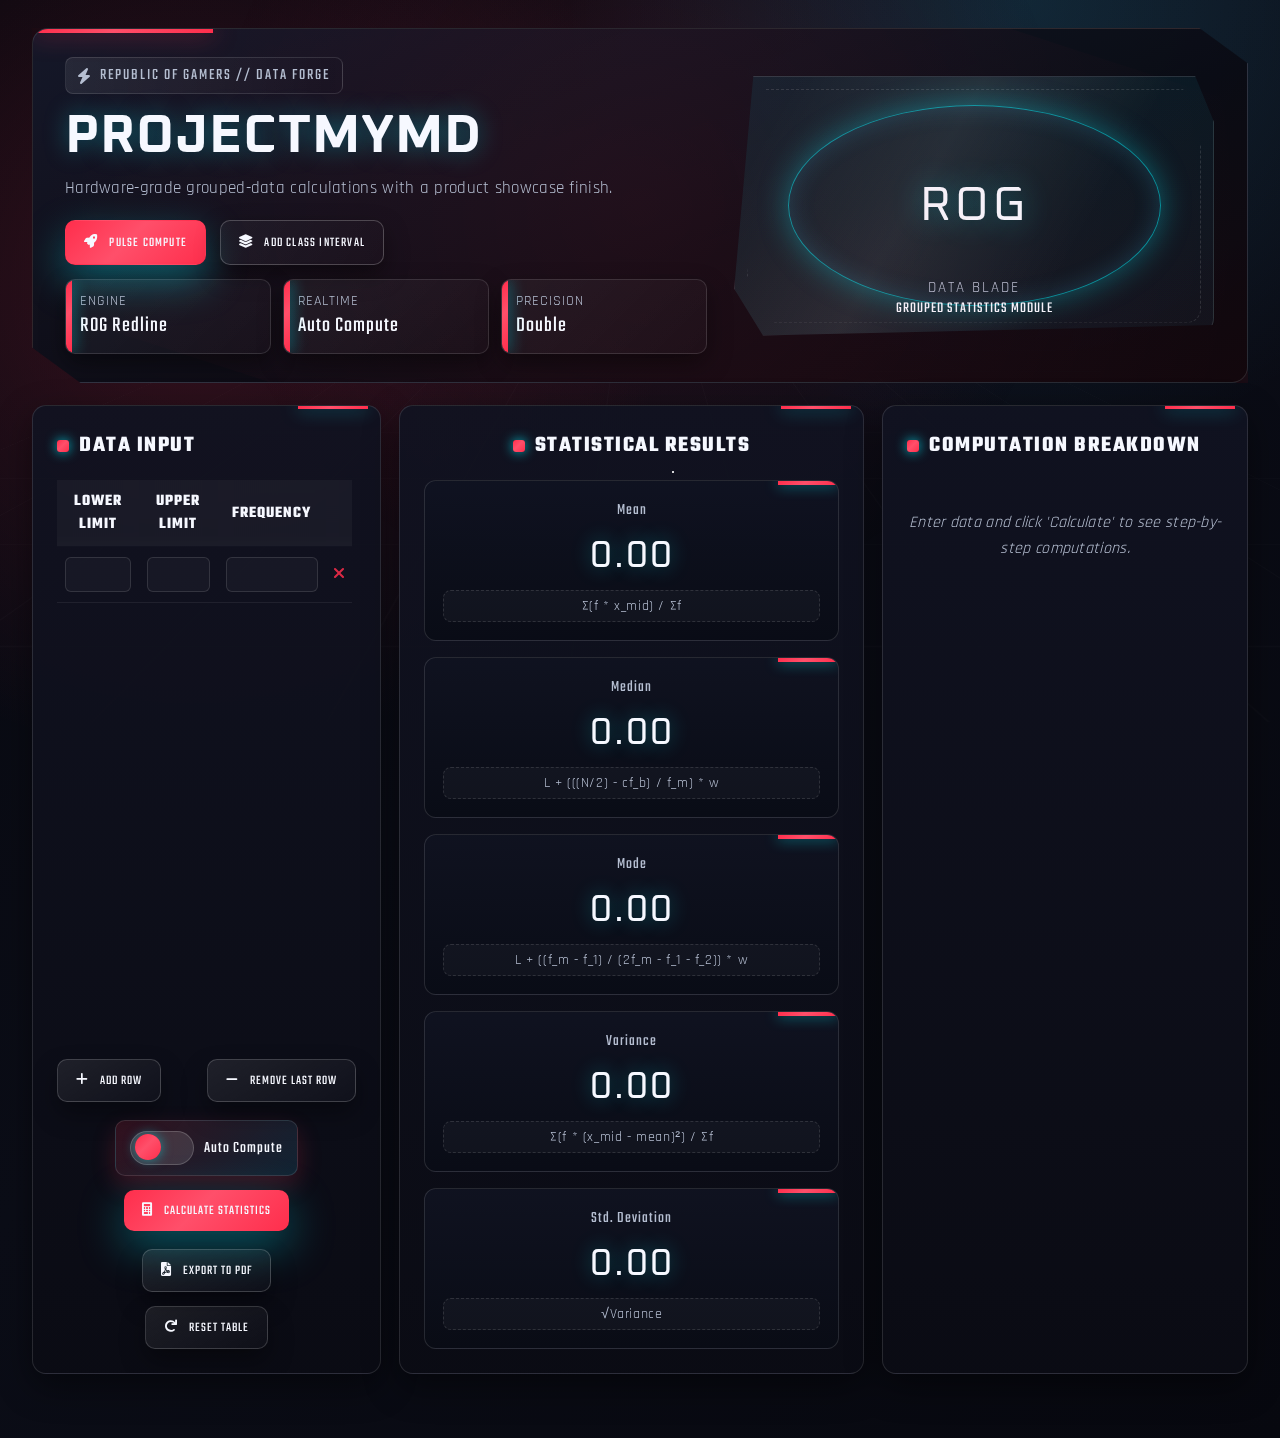
<file: frontend/index.html>
<!DOCTYPE html>
<html lang="en">
<head>
    <meta charset="UTF-8">
    <meta name="viewport" content="width=device-width, initial-scale=1.0">
    <title>ROG Grouped Data Statistics Calculator</title>
    <link rel="stylesheet" href="style.css">
    <link href="https://fonts.googleapis.com/css2?family=Orbitron:wght@400;700&family=Rajdhani:wght@400;600&family=Teko:wght@500;700&family=Oxanium:wght@600&display=swap" rel="stylesheet">
    <link rel="stylesheet" href="https://cdnjs.cloudflare.com/ajax/libs/font-awesome/6.0.0-beta3/css/all.min.css">
</head>
<body>
    <header class="rog-hero">
        <div class="hero-copy">
            <div class="hero-eyebrow"><i class="fas fa-bolt"></i> Republic of Gamers // Data Forge</div>
            <h1 class="hero-title">Valkyrie Stats Command</h1>
            <p class="hero-subtitle">Hardware-grade grouped-data calculations with a product showcase finish.</p>
            <div class="cta-row">
                <button id="hero-calc-btn" class="cta-button primary"><i class="fas fa-rocket"></i> Pulse Compute</button>
                <button id="hero-add-btn" class="cta-button ghost"><i class="fas fa-layer-group"></i> Add Class Interval</button>
            </div>
            <div class="hero-specs">
                <div class="spec-chip">
                    <span class="spec-label">Engine</span>
                    <span class="spec-value">ROG Redline</span>
                </div>
                <div class="spec-chip">
                    <span class="spec-label">Realtime</span>
                    <span class="spec-value">Auto Compute</span>
                </div>
                <div class="spec-chip">
                    <span class="spec-label">Precision</span>
                    <span class="spec-value">Double</span>
                </div>
            </div>
        </div>
        <div class="hero-visual">
            <div class="visual-core">
                <div class="visual-emblem">ROG</div>
                <div class="visual-ring"></div>
                <div class="visual-subtext">Data Blade<span>Grouped Statistics Module</span></div>
            </div>
        </div>
    </header>

    <div class="dashboard-container">
        <div class="panel left-panel glass-card">
            <h2 class="panel-title">Data Input</h2>
            <div class="table-container">
                <table id="data-table">
                    <thead>
                        <tr>
                            <th>Lower Limit</th>
                            <th>Upper Limit</th>
                            <th>Frequency</th>
                            <th></th>
                        </tr>
                    </thead>
                    <tbody></tbody>
                </table>
            </div>
            <div class="table-controls">
                <button id="add-row-btn" class="glass-button neon-gradient-border"><i class="fas fa-plus"></i> Add Row</button>
                <button id="remove-row-btn" class="glass-button neon-gradient-border"><i class="fas fa-minus"></i> Remove Last Row</button>
            </div>

            <div class="control-group">
                <div class="auto-compute-toggle floating-neon">
                    <label class="switch">
                        <input type="checkbox" id="auto-compute-toggle">
                        <span class="slider round"></span>
                    </label>
                    <span class="toggle-label">Auto Compute</span>
                </div>
                <button id="calculate-btn" class="glass-button primary-button neon-gradient-border"><i class="fas fa-calculator"></i> Calculate Statistics</button>
            </div>

            <div class="control-group bottom-controls">
                <button id="export-pdf-btn" class="glass-button neon-gradient-border"><i class="fas fa-file-pdf"></i> Export to PDF</button>
                <button id="reset-table-btn" class="glass-button neon-gradient-border reset-button"><i class="fas fa-redo"></i> Reset Table</button>
            </div>
        </div>

        <div class="panel center-panel glass-card">
            <h2 class="panel-title">Statistical Results</h2>
            <div id="statistical-results" class="results-grid">
                <div class="result-card neon-gradient-tile">
                    <div class="result-label">Mean</div>
                    <div class="result-value" data-target="mean">0.00</div>
                    <div class="formula-label">&Sigma;(f * x_mid) / &Sigma;f</div>
                </div>
                <div class="result-card neon-gradient-tile">
                    <div class="result-label">Median</div>
                    <div class="result-value" data-target="median">0.00</div>
                    <div class="formula-label">L + (((N/2) - cf_b) / f_m) * w</div>
                </div>
                <div class="result-card neon-gradient-tile">
                    <div class="result-label">Mode</div>
                    <div class="result-value" data-target="mode">0.00</div>
                    <div class="formula-label">L + ((f_m - f_1) / (2f_m - f_1 - f_2)) * w</div>
                </div>
                <div class="result-card neon-gradient-tile">
                    <div class="result-label">Variance</div>
                    <div class="result-value" data-target="variance">0.00</div>
                    <div class="formula-label">&Sigma;(f * (x_mid - mean)&sup2;) / &Sigma;f</div>
                </div>
                <div class="result-card neon-gradient-tile">
                    <div class="result-label">Std. Deviation</div>
                    <div class="result-value" data-target="stdDev">0.00</div>
                    <div class="formula-label">&radic;Variance</div>
                </div>
            </div>
        </div>

        <div class="panel right-panel glass-card scrollable-panel">
            <h2 class="panel-title">Computation Breakdown</h2>
            <div id="breakdown-content">
                <p class="placeholder-text">Enter data and click 'Calculate' to see step-by-step computations.</p>
            </div>
        </div>
    </div>

    <script src="script.js"></script>
</body>
</html>
</file>
<file: frontend/style.css>
:root {
    --math-black: #040507;
    --math-deep: #090b12;
    --math-panel: #101321;
    --math-panel-strong: #15192a;
    --math-accent: #ff2e4c;
    --math-accent-strong: #ff4f6a;
    --math-error: #ff2e4c;
    --math-amber: #ff9a3c;
    --math-blue: #3ecbff;
    --math-purple: #7c3bff;
    --text-primary: #f6f8ff;
    --text-secondary: #b5bed1;
    --glass-border: rgba(255, 255, 255, 0.12);
    --glass-highlight: rgba(255, 255, 255, 0.05);
    --gradient-math: linear-gradient(135deg, #ff2e4c 0%, #ff4f6a 45%, #ff2e4c 100%);
    --gradient-surface: linear-gradient(145deg, rgba(255, 255, 255, 0.04), rgba(255, 255, 255, 0.01));
    --shadow-math: 0 25px 80px rgba(255, 46, 76, 0.18), 0 12px 30px rgba(0, 0, 0, 0.5);
    --shadow-soft: 0 12px 35px rgba(0, 0, 0, 0.45);
    --font-display: 'Oxanium', 'Orbitron', sans-serif;
    --font-heading: 'Teko', 'Orbitron', sans-serif;
    --font-body: 'Rajdhani', sans-serif;
    --transition-fast: 0.2s ease;
    --transition-base: 0.35s ease;
}

* {
    box-sizing: border-box;
    margin: 0;
    padding: 0;
}

body {
    font-family: var(--font-body);
    color: var(--text-primary);
    background:
        radial-gradient(circle at 15% 20%, rgba(255, 46, 76, 0.18), transparent 30%),
        radial-gradient(circle at 80% 0%, rgba(62, 203, 255, 0.14), transparent 26%),
        linear-gradient(135deg, #07080f 0%, #0b0d17 45%, #07080f 100%);
    min-height: 100vh;
    display: flex;
    flex-direction: column;
    align-items: center;
    padding: 28px 0 64px;
    overflow-x: hidden;
    letter-spacing: 0.3px;
    position: relative;
}

body::before {
    content: '';
    position: fixed;
    inset: 0;
    background:
        linear-gradient(90deg, rgba(255, 255, 255, 0.04) 1px, transparent 1px),
        linear-gradient(0deg, rgba(255, 255, 255, 0.04) 1px, transparent 1px);
    background-size: 120px 120px;
    opacity: 0.35;
    transform: perspective(700px) rotateX(68deg) translateY(-80px);
    pointer-events: none;
    animation: gridDrift 28s linear infinite;
    z-index: 0;
}

body::after {
    content: '';
    position: fixed;
    inset: 0;
    background: radial-gradient(circle at 50% 20%, rgba(255, 46, 76, 0.12), transparent 45%);
    pointer-events: none;
    z-index: 0;
}

.rog-hero {
    width: 95vw;
    max-width: 1600px;
    margin: 0 auto 22px;
    padding: 28px 32px;
    display: grid;
    grid-template-columns: 1.2fr 0.9fr;
    gap: 26px;
    background: linear-gradient(160deg, rgba(21, 25, 42, 0.95) 0%, rgba(10, 11, 19, 0.9) 60%, rgba(20, 7, 12, 0.9) 100%);
    border: 1px solid var(--glass-border);
    border-radius: 16px;
    box-shadow: var(--shadow-math);
    position: relative;
    overflow: hidden;
    clip-path: polygon(0 0, 96% 0, 100% 10%, 100% 100%, 4% 100%, 0 90%);
    z-index: 1;
}

.rog-hero::before {
    content: '';
    position: absolute;
    top: 0;
    left: 0;
    width: 180px;
    height: 4px;
    background: var(--gradient-math);
    box-shadow: 0 0 25px rgba(255, 46, 76, 0.8);
}

.rog-hero::after {
    content: '';
    position: absolute;
    inset: -30%;
    background: radial-gradient(circle, rgba(255, 46, 76, 0.08) 0%, transparent 60%);
    transform: rotate(18deg);
    pointer-events: none;
}

.hero-copy {
    position: relative;
    z-index: 1;
}

.hero-eyebrow {
    font-family: var(--font-heading);
    text-transform: uppercase;
    letter-spacing: 2px;
    color: var(--text-secondary);
    display: inline-flex;
    gap: 8px;
    align-items: center;
    background: linear-gradient(90deg, rgba(255, 255, 255, 0.08), transparent);
    padding: 6px 12px;
    border: 1px solid var(--glass-border);
    border-radius: 8px;
}

.hero-title {
    font-family: var(--font-display);
    font-size: clamp(2.4rem, 5vw, 3.4rem);
    line-height: 1.05;
    margin: 14px 0 10px;
    letter-spacing: 1px;
    text-transform: uppercase;
    text-shadow: 0 0 25px rgba(0, 242, 255, 0.35);
}

.hero-subtitle {
    color: var(--text-secondary);
    max-width: 620px;
    line-height: 1.6;
    font-size: 1.05rem;
}

.cta-row {
    display: flex;
    gap: 14px;
    flex-wrap: wrap;
    margin: 18px 0 8px;
}

.cta-button {
    font-family: var(--font-heading);
    text-transform: uppercase;
    letter-spacing: 1.2px;
    padding: 12px 18px;
    border-radius: 10px;
    border: 1px solid var(--glass-border);
    color: var(--text-primary);
    background: rgba(255, 255, 255, 0.04);
    cursor: pointer;
    position: relative;
    overflow: hidden;
    transition: transform var(--transition-fast), box-shadow var(--transition-fast), border-color var(--transition-fast);
    box-shadow: 0 10px 25px rgba(0, 0, 0, 0.4);
}

.cta-button i {
    margin-right: 8px;
}

.cta-button.primary {
    background: var(--gradient-math);
    border-color: transparent;
    box-shadow: 0 16px 40px rgba(0, 242, 255, 0.35);
}

.cta-button.ghost {
    background: linear-gradient(120deg, rgba(255, 255, 255, 0.04), rgba(255, 255, 255, 0.01));
    border-color: rgba(255, 255, 255, 0.22);
}

.cta-button::after {
    content: '';
    position: absolute;
    inset: 0;
    background: linear-gradient(120deg, transparent 0%, rgba(255, 255, 255, 0.25) 50%, transparent 100%);
    opacity: 0;
    transform: translateX(-80%);
    transition: transform 0.5s ease, opacity 0.5s ease;
}

.cta-button:hover {
    transform: translateY(-3px) scale(1.01);
    border-color: rgba(255, 255, 255, 0.35);
}

.cta-button:hover::after {
    opacity: 1;
    transform: translateX(120%);
}

.cta-button.cta-pulse {
    animation: flashBorder 0.6s ease;
}

.hero-specs {
    margin-top: 14px;
    display: grid;
    grid-template-columns: repeat(auto-fit, minmax(160px, 1fr));
    gap: 12px;
}

.spec-chip {
    background: linear-gradient(135deg, rgba(255, 255, 255, 0.05), rgba(255, 255, 255, 0.02));
    border: 1px solid var(--glass-border);
    border-radius: 10px;
    padding: 12px 14px;
    position: relative;
    overflow: hidden;
    box-shadow: 0 10px 25px rgba(0, 0, 0, 0.4);
}

.spec-chip::before {
    content: '';
    position: absolute;
    top: 0;
    left: 0;
    width: 6px;
    height: 100%;
    background: var(--gradient-math);
    box-shadow: 0 0 16px rgba(0, 242, 255, 0.6);
}

.spec-label {
    display: block;
    font-size: 0.9rem;
    color: var(--text-secondary);
    letter-spacing: 1px;
    text-transform: uppercase;
}

.spec-value {
    font-family: var(--font-heading);
    font-size: 1.35rem;
    letter-spacing: 1px;
}

.hero-visual {
    position: relative;
    display: flex;
    align-items: center;
    justify-content: center;
}

.visual-core {
    width: 100%;
    max-width: 480px;
    height: 260px;
    background: linear-gradient(135deg, rgba(0, 242, 255, 0.08), rgba(62, 203, 255, 0.06));
    border: 1px solid var(--glass-border);
    border-radius: 18px;
    position: relative;
    overflow: hidden;
    box-shadow: var(--shadow-soft);
    display: flex;
    align-items: center;
    justify-content: center;
    clip-path: polygon(4% 0, 96% 0, 100% 18%, 100% 96%, 6% 100%, 0 82%);
}

.visual-core::before {
    content: '';
    position: absolute;
    inset: 0;
    background: linear-gradient(120deg, transparent 10%, rgba(255, 255, 255, 0.08) 40%, transparent 70%);
    animation: shine 6s infinite;
    pointer-events: none;
}

.visual-core::after {
    content: '';
    position: absolute;
    inset: 12px;
    border: 1px dashed rgba(255, 255, 255, 0.12);
    border-radius: 14px;
    clip-path: polygon(4% 0, 96% 0, 100% 25%, 100% 100%, 6% 100%, 0 80%);
}

.visual-emblem {
    font-family: var(--font-display);
    font-size: 3rem;
    letter-spacing: 4px;
    color: var(--text-primary);
    text-shadow: 0 0 30px rgba(0, 242, 255, 0.45);
    z-index: 2;
}

.visual-ring {
    position: absolute;
    width: 78%;
    height: 78%;
    border: 1px solid rgba(0, 242, 255, 0.55);
    border-radius: 50%;
    box-shadow: 0 0 30px rgba(0, 242, 255, 0.35), inset 0 0 25px rgba(62, 203, 255, 0.2);
    animation: ringSpin 18s linear infinite;
}

.visual-subtext {
    position: absolute;
    bottom: 16px;
    left: 0;
    width: 100%;
    text-align: center;
    font-family: var(--font-body);
    letter-spacing: 2px;
    text-transform: uppercase;
    color: var(--text-secondary);
    font-size: 0.95rem;
}

.visual-subtext span {
    display: block;
    font-family: var(--font-heading);
    color: var(--text-primary);
    letter-spacing: 1px;
}

.dashboard-container {
    display: grid;
    grid-template-areas: "left center right";
    grid-template-columns: 1.05fr 1.4fr 1.1fr;
    grid-auto-rows: minmax(360px, 1fr);
    align-items: stretch;
    gap: 18px;
    width: 95vw;
    max-width: 1600px;
    position: relative;
    z-index: 1;
}

.panel {
    position: relative;
}

.left-panel { grid-area: left; }
.center-panel { grid-area: center; }
.right-panel { grid-area: right; }

.glass-card {
    background: linear-gradient(180deg, rgba(17, 19, 33, 0.94), rgba(11, 12, 20, 0.94));
    border: 1px solid var(--glass-border);
    border-radius: 14px;
    padding: 24px;
    display: flex;
    flex-direction: column;
    gap: 18px;
    overflow: hidden;
    box-shadow: var(--shadow-soft);
    transition: transform var(--transition-base), box-shadow var(--transition-base);
    height: 100%;
}

.glass-card::before {
    content: '';
    position: absolute;
    top: 0;
    right: 12px;
    width: 70px;
    height: 3px;
    background: var(--gradient-math);
    box-shadow: 0 0 18px rgba(0, 242, 255, 0.65);
}

.glass-card:hover {
    transform: translateY(-6px);
    box-shadow: 0 20px 60px rgba(0, 242, 255, 0.15), var(--shadow-soft);
}

.panel-title {
    font-family: var(--font-heading);
    font-size: 1.4rem;
    letter-spacing: 1.5px;
    text-transform: uppercase;
    display: inline-flex;
    align-items: center;
    gap: 10px;
}

.panel-title::before {
    content: '';
    width: 12px;
    height: 12px;
    border-radius: 3px;
    background: var(--gradient-math);
    box-shadow: 0 0 12px rgba(0, 242, 255, 0.8);
}

.left-panel .glass-card,
.center-panel .glass-card,
.right-panel .glass-card {
    height: 100%;
}

.table-container {
    flex-grow: 1;
    overflow-y: auto;
    padding-right: 4px;
}

.table-container::-webkit-scrollbar,
.scrollable-panel::-webkit-scrollbar {
    width: 8px;
}

.table-container::-webkit-scrollbar-track,
.scrollable-panel::-webkit-scrollbar-track {
    background: rgba(255, 255, 255, 0.05);
    border-radius: 10px;
}

.table-container::-webkit-scrollbar-thumb,
.scrollable-panel::-webkit-scrollbar-thumb {
    background: rgba(255, 255, 255, 0.18);
    border-radius: 10px;
    box-shadow: 0 0 10px rgba(0, 242, 255, 0.4);
}

#data-table {
    width: 100%;
    border-collapse: collapse;
    font-family: var(--font-body);
}

#data-table th,
#data-table td {
    padding: 10px 8px;
    text-align: center;
    border-bottom: 1px solid rgba(255, 255, 255, 0.07);
    color: var(--text-primary);
}

#data-table th {
    position: sticky;
    top: 0;
    background: rgba(255, 255, 255, 0.04);
    backdrop-filter: blur(6px);
    letter-spacing: 1px;
    text-transform: uppercase;
    font-family: var(--font-heading);
}

#data-table input[type="number"] {
    width: 100%;
    padding: 8px;
    background: rgba(255, 255, 255, 0.03);
    border: 1px solid rgba(255, 255, 255, 0.12);
    border-radius: 6px;
    color: var(--text-primary);
    font-family: var(--font-body);
    transition: border-color var(--transition-fast), box-shadow var(--transition-fast);
}

#data-table input[type="number"]:focus {
    border-color: var(--math-accent);
    box-shadow: 0 0 12px rgba(255, 46, 76, 0.45);
    outline: none;
}

#data-table input.error-glow {
    border-color: var(--math-error);
    box-shadow: 0 0 10px rgba(255, 46, 76, 0.55);
}

#data-table .remove-row-btn {
    background: transparent;
    border: none;
    color: var(--math-error);
    cursor: pointer;
    font-size: 1rem;
    transition: transform var(--transition-fast), opacity var(--transition-fast);
    opacity: 0.85;
}

#data-table .remove-row-btn:hover {
    transform: scale(1.15);
    opacity: 1;
}

.table-controls {
    display: flex;
    justify-content: space-between;
    gap: 10px;
}

.control-group {
    display: flex;
    flex-direction: column;
    gap: 14px;
    align-items: center;
}

.control-group.bottom-controls {
    margin-top: auto;
}

.floating-neon {
    padding: 10px 14px;
    border-radius: 10px;
    background: linear-gradient(135deg, rgba(255, 46, 76, 0.16), rgba(62, 203, 255, 0.12));
    border: 1px solid rgba(255, 255, 255, 0.12);
    box-shadow: 0 10px 25px rgba(255, 46, 76, 0.2);
    animation: floatPulse 5s ease-in-out infinite;
}

.glass-button {
    background: linear-gradient(150deg, rgba(255, 255, 255, 0.08), rgba(255, 255, 255, 0.02));
    border: 1px solid rgba(255, 255, 255, 0.22);
    border-radius: 10px;
    padding: 11px 18px;
    color: var(--text-primary);
    font-family: var(--font-heading);
    letter-spacing: 1px;
    text-transform: uppercase;
    cursor: pointer;
    position: relative;
    overflow: hidden;
    transition: transform var(--transition-fast), box-shadow var(--transition-fast), border-color var(--transition-fast);
    box-shadow: 0 12px 25px rgba(0, 0, 0, 0.35);
}

.glass-button.neon-gradient-border {
    border: 1px solid rgba(255, 255, 255, 0.18);
}

.glass-button.primary-button {
    background: var(--gradient-math);
    border: none;
    box-shadow: 0 15px 45px rgba(0, 242, 255, 0.35);
}

.glass-button.reset-button {
    border-color: rgba(255, 255, 255, 0.16);
}

.glass-button:hover {
    transform: translateY(-3px);
    border-color: rgba(255, 255, 255, 0.35);
    box-shadow: 0 18px 38px rgba(0, 242, 255, 0.22);
}

.glass-button::after {
    content: '';
    position: absolute;
    inset: 0;
    background: linear-gradient(120deg, transparent, rgba(255, 255, 255, 0.25), transparent);
    opacity: 0;
    transform: translateX(-80%);
    transition: transform 0.5s ease, opacity 0.5s ease;
}

.glass-button:hover::after {
    opacity: 1;
    transform: translateX(120%);
}

.glass-button i {
    margin-right: 8px;
}

.auto-compute-toggle {
    display: flex;
    align-items: center;
    gap: 10px;
}

.auto-compute-toggle .toggle-label {
    font-family: var(--font-heading);
    letter-spacing: 1px;
}

.switch {
    position: relative;
    display: inline-block;
    width: 64px;
    height: 34px;
}

.switch input {
    opacity: 0;
    width: 0;
    height: 0;
}

.slider {
    position: absolute;
    cursor: pointer;
    top: 0;
    left: 0;
    right: 0;
    bottom: 0;
    background-color: rgba(255, 255, 255, 0.12);
    transition: 0.4s;
    border-radius: 34px;
    border: 1px solid rgba(255, 255, 255, 0.18);
}

.slider:before {
    position: absolute;
    content: "";
    height: 26px;
    width: 26px;
    left: 4px;
    bottom: 4px;
    background: var(--gradient-math);
    transition: 0.4s;
    border-radius: 50%;
    box-shadow: 0 0 12px rgba(0, 242, 255, 0.5);
}

input:checked + .slider {
    background-color: rgba(0, 242, 255, 0.2);
}

input:checked + .slider:before {
    transform: translateX(28px);
}

.center-panel {
    display: flex;
    flex-direction: column;
    align-items: center;
}

.results-grid {
    display: grid;
    grid-template-columns: repeat(auto-fit, minmax(200px, 1fr));
    gap: 16px;
    width: 100%;
}

.result-card {
    background: linear-gradient(180deg, rgba(16, 19, 33, 0.9), rgba(9, 12, 22, 0.9));
    border: 1px solid rgba(255, 255, 255, 0.12);
    border-radius: 12px;
    padding: 18px;
    text-align: center;
    position: relative;
    overflow: hidden;
    display: flex;
    flex-direction: column;
    gap: 10px;
    animation: cardIntro 0.7s ease forwards;
}

.result-card::before {
    content: '';
    position: absolute;
    top: 0;
    right: 0;
    width: 60px;
    height: 4px;
    background: var(--gradient-math);
    box-shadow: 0 0 14px rgba(0, 242, 255, 0.7);
}

.result-card:nth-child(1) { animation-delay: 0.05s; }
.result-card:nth-child(2) { animation-delay: 0.1s; }
.result-card:nth-child(3) { animation-delay: 0.15s; }
.result-card:nth-child(4) { animation-delay: 0.2s; }
.result-card:nth-child(5) { animation-delay: 0.25s; }

.result-label {
    font-family: var(--font-heading);
    letter-spacing: 1px;
    color: var(--text-secondary);
}

.result-value {
    font-family: var(--font-display);
    font-size: 2.4rem;
    letter-spacing: 2px;
    color: var(--text-primary);
    text-shadow: 0 0 20px rgba(0, 242, 255, 0.4);
}

.formula-label {
    font-size: 0.9rem;
    color: var(--text-secondary);
    letter-spacing: 0.6px;
    background: rgba(255, 255, 255, 0.03);
    padding: 6px 10px;
    border-radius: 8px;
    border: 1px dashed rgba(255, 255, 255, 0.12);
}

.right-panel {
    overflow-y: auto;
}

#breakdown-content {
    font-family: var(--font-body);
    line-height: 1.6;
}

#breakdown-content h3 {
    font-family: var(--font-heading);
    letter-spacing: 1px;
    margin: 12px 0 6px;
    display: inline-flex;
    align-items: center;
    gap: 8px;
}

#breakdown-content h3::before {
    content: '';
    width: 8px;
    height: 18px;
    background: var(--gradient-math);
    border-radius: 4px;
}

#breakdown-content ul {
    list-style: none;
    padding-left: 0;
}

#breakdown-content ul li {
    background: rgba(255, 255, 255, 0.04);
    border: 1px solid rgba(255, 255, 255, 0.08);
    border-radius: 8px;
    padding: 8px 10px;
    margin-bottom: 6px;
}

.placeholder-text {
    text-align: center;
    color: var(--text-secondary);
    margin-top: 30px;
    font-style: italic;
}

.sparkle {
    position: absolute;
    background: white;
    border-radius: 50%;
    pointer-events: none;
    box-shadow: 0 0 10px white, 0 0 20px var(--rog-red);
    animation: sparkleAnim 2.2s linear forwards;
    z-index: 5;
}

@keyframes gridDrift {
    0% { transform: perspective(700px) rotateX(68deg) translateY(-80px); }
    100% { transform: perspective(700px) rotateX(68deg) translateY(-20px); }
}

@keyframes shine {
    0% { transform: translateX(-80%); }
    50% { transform: translateX(120%); }
    100% { transform: translateX(120%); }
}

@keyframes ringSpin {
    0% { transform: rotate(0deg) scale(1); }
    100% { transform: rotate(360deg) scale(1.02); }
}

@keyframes flashBorder {
    0% { box-shadow: 0 0 0 rgba(255, 46, 76, 0.0), 0 0 0 rgba(62, 203, 255, 0.0); }
    50% { box-shadow: 0 0 22px rgba(255, 46, 76, 0.6), 0 0 35px rgba(62, 203, 255, 0.35); }
    100% { box-shadow: 0 0 0 rgba(255, 46, 76, 0.0), 0 0 0 rgba(62, 203, 255, 0.0); }
}

@keyframes floatPulse {
    0%, 100% { transform: translateY(0); }
    50% { transform: translateY(-4px); }
}

@keyframes cardIntro {
    0% { transform: translateY(14px); opacity: 0; }
    100% { transform: translateY(0); opacity: 1; }
}

@keyframes sparkleAnim {
    0% { opacity: 0; transform: scale(0.2) rotate(0deg); }
    50% { opacity: 1; transform: scale(1) rotate(180deg); }
    100% { opacity: 0; transform: scale(0.3) rotate(360deg) translateY(-40px); }
}

@media (max-width: 1200px) {
    .rog-hero {
        grid-template-columns: 1fr;
    }

    .dashboard-container {
        grid-template-areas:
            "center"
            "left"
            "right";
        grid-template-columns: 1fr;
        grid-auto-rows: auto;
    }
}

@media (max-width: 720px) {
    body {
        padding: 18px 0 42px;
    }

    .cta-row {
        flex-direction: column;
        align-items: flex-start;
    }

    .table-controls {
        flex-direction: column;
    }
}
</file>
